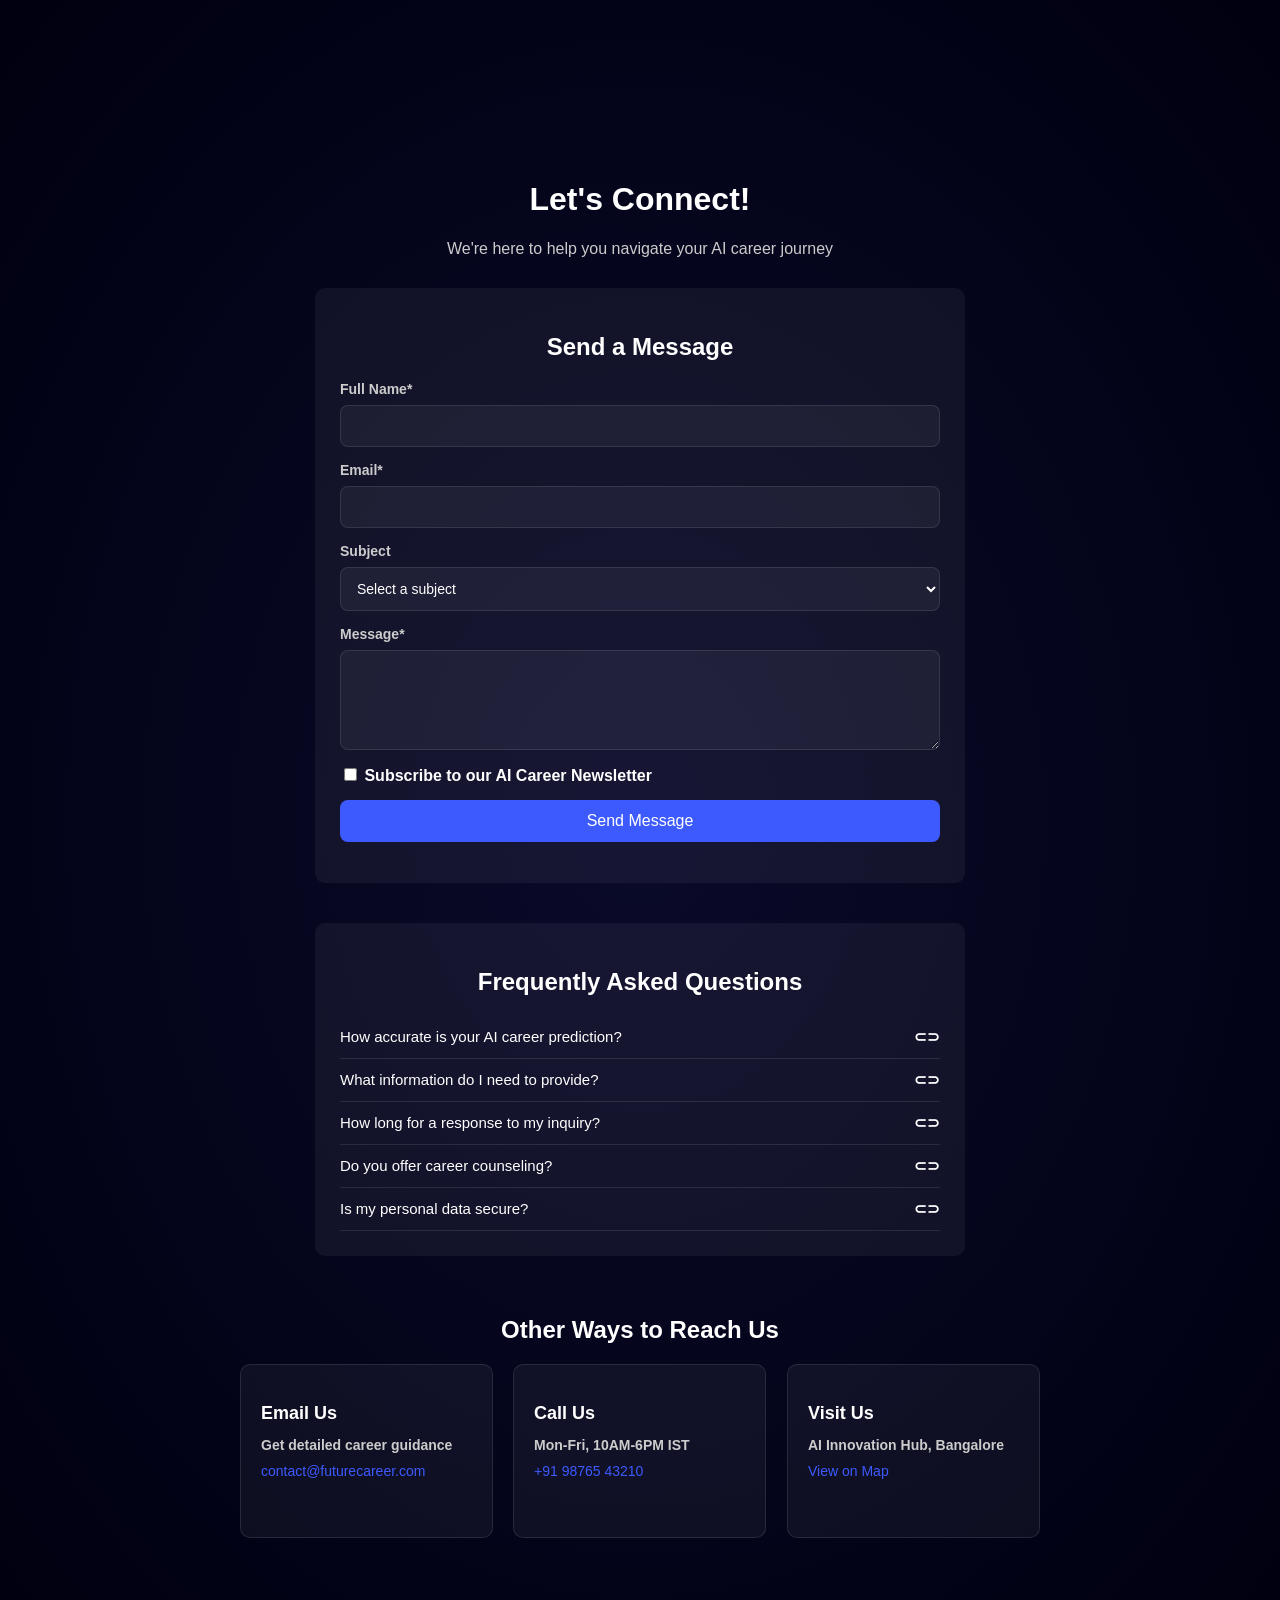
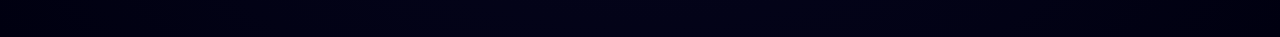
<file: Public/contact.html>
<html>

<head>
  <title>Contact Us - FutureJobs</title>
  <link rel="stylesheet" href="style.css" />
  <style>
    /* Preserved original footer styles */
    body {
      margin: 0;
      font-family: 'Segoe UI', sans-serif;
      background: radial-gradient(ellipse at center, #0a0a2a 0%, #000010 100%);
      color: white;
      text-align: center;
      overflow-x: hidden;
    }

    .container {
      padding: 160px 20px 100px;
      max-width: 1000px;
      margin: auto;
      position: relative;
      overflow: hidden;
    }

    /* Responsive contact page */
    .contact-page {
      display: flex;
      flex-direction: column;
      gap: 40px;
      text-align: left;
      font-weight: bold;
    }

    .section-title {
      font-size: 24px;
      margin-bottom: 20px;
      color: white;
      text-align: center;
    }

    /* Responsive Message Form */
    .message-form {
      background: rgba(255, 255, 255, 0.05);
      padding: 25px;
      border-radius: 10px;
      max-width: 600px;
      margin: 0 auto;
      width: 100%;
      animation: fadeIn 1s ease-in;
      position: relative;
    }

    .form-group {
      margin-bottom: 15px;
    }

    .form-group label {
      display: block;
      margin-bottom: 8px;
      color: #ccc;
      font-size: 14px;
    }

    .form-control {
      width: 100%;
      padding: 12px;
      border-radius: 8px;
      border: 1px solid rgba(255, 255, 255, 0.1);
      background: rgba(255, 255, 255, 0.05);
      color: white;
      font-size: 14px;
      box-sizing: border-box;
      transition: all 0.3s ease;
    }

    .form-control:focus {
      border-color: #3d5afe;
      box-shadow: 0 0 8px rgba(61, 90, 254, 0.5);
      transform: scale(1.02);
      outline: none;
    }

    textarea.form-control {
      min-height: 100px;
      resize: vertical;
    }

    .btn-submit {
      background: #3d5afe;
      color: white;
      padding: 12px 20px;
      border: none;
      border-radius: 8px;
      cursor: pointer;
      transition: all 0.3s ease;
      width: 100%;
      font-size: 16px;
    }

    .btn-submit:hover {
      transform: translateY(-2px);
      box-shadow: 0 4px 8px rgba(0, 0, 0, 0.2);
    }

    /* FAQ Section */
    .faq-section {
      background: rgba(255, 255, 255, 0.05);
      padding: 25px;
      border-radius: 10px;
      max-width: 600px;
      margin: 0 auto;
      width: 100%;
      position: relative;
    }

    .faq-item {
      padding: 12px 0;
      border-bottom: 1px solid rgba(255, 255, 255, 0.1);
    }

    .faq-question {
      display: flex;
      justify-content: space-between;
      align-items: center;
      color: white;
      cursor: pointer;
      font-size: 15px;
      transition: all 0.3s ease;
      font-weight: 500;
    }

    .faq-answer {
      max-height: 0;
      overflow: hidden;
      color: #ccc;
      font-size: 14px;
      transition: max-height 0.3s ease;
      text-align: left;
      font-weight: 400;
    }

    .faq-item.active .faq-answer {
      max-height: 100px;
    }

    /* Contact Cards */
    .contact-cards {
      display: grid;
      grid-template-columns: repeat(auto-fit, minmax(250px, 1fr));
      gap: 20px;
      max-width: 800px;
      margin: 0 auto;
    }

    .contact-card {
      background: rgba(255, 255, 255, 0.05);
      padding: 20px;
      border-radius: 10px;
      transition: all 0.3s ease;
      border: 1px solid rgba(255, 255, 255, 0.1);
      opacity: 0;
      animation: popIn 0.5s ease forwards;
      position: relative;
      overflow: hidden;
    }

    .contact-card:nth-child(1) {
      animation-delay: 0.1s;
    }

    .contact-card:nth-child(2) {
      animation-delay: 0.2s;
    }

    .contact-card:nth-child(3) {
      animation-delay: 0.3s;
    }

    .contact-card:hover {
      transform: scale(1.05);
      border-color: #3d5afe;
      box-shadow: 0 0 12px rgba(61, 90, 254, 0.4);
      background: rgba(255, 255, 255, 0.1);
    }

    .contact-card h3 {
      color: white;
      margin-bottom: 12px;
      font-size: 18px;
      transition: transform 0.3s ease;
    }

    .contact-card p {
      color: #ccc;
      margin: 6px 0;
      font-size: 14px;
      line-height: 1.4;
      transition: transform 0.3s ease;
    }

    .contact-card .highlight {
      color: #3d5afe;
      font-weight: 500;
      transition: transform 0.3s ease;
    }

    .contact-card .extra-info {
      color: #3d5afe;
      font-size: 14px;
      opacity: 0;
      transform: translateY(20px);
      transition: all 0.3s ease;
      margin-top: 10px;
    }

    .contact-card:hover h3,
    .contact-card:hover p,
    .contact-card:hover .highlight {
      transform: translateY(-5px);
    }

    .contact-card:hover .extra-info {
      opacity: 1;
      transform: translateY(0);
    }

    /* Card Particle Burst */
    .card-particle {
      position: absolute;
      background: rgba(61, 90, 254, 0.7);
      border-radius: 50%;
      pointer-events: none;
    }

    @keyframes burst {
      0% {
        transform: translate(0, 0);
        opacity: 0.7;
      }
      100% {
        transform: translate(var(--tx), var(--ty));
        opacity: 0;
      }
    }

    /* Animation Keyframes */
    @keyframes fadeIn {
      from {
        opacity: 0;
        transform: translateY(20px);
      }
      to {
        opacity: 1;
        transform: translateY(0);
      }
    }

    @keyframes popIn {
      from {
        opacity: 0;
        transform: scale(0.95);
      }
      to {
        opacity: 1;
        transform: scale(1);
      }
    }

   
    @media (max-width: 480px) {
      .container {
        padding: 100px 12px 60px;
      }
      .form-control,
      .btn-submit {
        padding: 10px;
      }

      .contact-card {
        padding: 15px;
      }
    }
  </style>
</head>

<body>
  <div class="container">
    <h1>Let's Connect!</h1>
    <p style="color: #ccc; margin-bottom: 30px;">We're here to help you navigate your AI career journey</p>

    <div class="contact-page">
      <!-- Message Form Section -->
      <section class="message-form">
        <h2 class="section-title">Send a Message</h2>
        <form>
          <div class="form-group">
            <label for="name">Full Name*</label>
            <input type="text" id="name" class="form-control" required>
          </div>

          <div class="form-group">
            <label for="email">Email*</label>
            <input type="email" id="email" class="form-control" required>
          </div>

          <div class="form-group">
            <label for="subject">Subject</label>
            <select id="subject" class="form-control">
              <option value="">Select a subject</option>
              <option value="career">Career Guidance</option>
              <option value="technical">Technical Support</option>
              <option value="feedback">Feedback</option>
            </select>
          </div>

          <div class="form-group">
            <label for="message">Message*</label>
            <textarea id="message" class="form-control" required></textarea>
          </div>

          <div class="form-group">
            <input type="checkbox" id="newsletter"> Subscribe to our AI Career Newsletter
            <!-- <label for="newsletter">Subscribe to our AI Career Newsletter</label> -->
          </div>

          <button type="submit" class="btn-submit">Send Message</button>
        </form>
      </section>

      <!-- FAQ Section -->
      <section class="faq-section">
        <h2 class="section-title">Frequently Asked Questions</h2>

        <div class="faq-item">
          <div class="faq-question">
            <span>How accurate is your AI career prediction?</span>
            <span><b>⊂⊃</b></span>
          </div>
          <div class="faq-answer">
            <p>Our AI uses advanced algorithms and data analysis to provide personalized career predictions based on
              your skills, interests, and market trends, with a high degree of accuracy.</p>
          </div>
        </div>

        <div class="faq-item">
          <div class="faq-question">
            <span>What information do I need to provide?</span>
            <span><b>⊂⊃</b></span>
          </div>
          <div class="faq-answer">
            <p>You’ll need to provide details about your education, skills, interests, and career goals to receive a
              tailored prediction.</p>
          </div>
        </div>

        <div class="faq-item">
          <div class="faq-question">
            <span>How long for a response to my inquiry?</span>
            <span><b>⊂⊃</b></span>
          </div>
          <div class="faq-answer">
            <p>We aim to respond to inquiries within 24-48 hours during business days.</p>
          </div>
        </div>

        <div class="faq-item">
          <div class="faq-question">
            <span>Do you offer career counseling?</span>
            <span><b>⊂⊃</b></span>
          </div>
          <div class="faq-answer">
            <p>Yes, we offer personalized career counseling sessions to help you navigate your career path.</p>
          </div>
        </div>

        <div class="faq-item">
          <div class="faq-question">
            <span>Is my personal data secure?</span>
            <span><b>⊂⊃</b></span>
          </div>
          <div class="faq-answer">
            <p>We use industry-standard encryption and security measures to protect your personal information.</p>
          </div>
        </div>
      </section>

      <!-- Contact Cards Section -->
      <section>
        <h2 class="section-title">Other Ways to Reach Us</h2>
        <div class="contact-cards">
          <div class="contact-card">
            <h3><b>Email Us</b></h3>
            <p>Get detailed career guidance</p>
            <p class="highlight">contact@futurecareer.com</p>
            <p class="extra-info">Response within 24 hours</p>
          </div>

          <div class="contact-card">
            <h3><b>Call Us</b></h3>
            <p>Mon-Fri, 10AM-6PM IST</p>
            <p class="highlight">+91 98765 43210</p>
            <p class="extra-info">Schedule a call</p>
          </div>

          <div class="contact-card">
            <h3><b>Visit Us</b></h3>
            <p>AI Innovation Hub, Bangalore</p>
            <p class="highlight">View on Map</p>
            <p class="extra-info">
          </div>
        </div>
      </section>
    </div>
  </div>

  <script>
    // FAQ Toggle Animation
    const faqQuestions = document.querySelectorAll('.faq-question');

    faqQuestions.forEach(question => {
      question.addEventListener('click', () => {
        const faqItem = question.parentElement;
        faqItem.classList.toggle('active');
      });
    });
  </script>
</body>

</html>
</file>
<file: Public/style.css>
body {
  margin: 0;
  font-family: 'Segoe UI', sans-serif;
  background: radial-gradient(ellipse at center, #0a0a2a 0%, #000010 100%);
  color: white;
  text-align: center;
  overflow-x: hidden;
}

hr{
  color : #0a0a2a 0%;
}

@media (max-width: 768px) {
  h1 { font-size: 32px; }
  h2 { font-size: 18px; }
  .rocket { width: 50px; }
}

@media (max-width: 480px) {
  .btn {
    font-size: 14px;
    padding: 10px 16px;
  }
}
</file>
